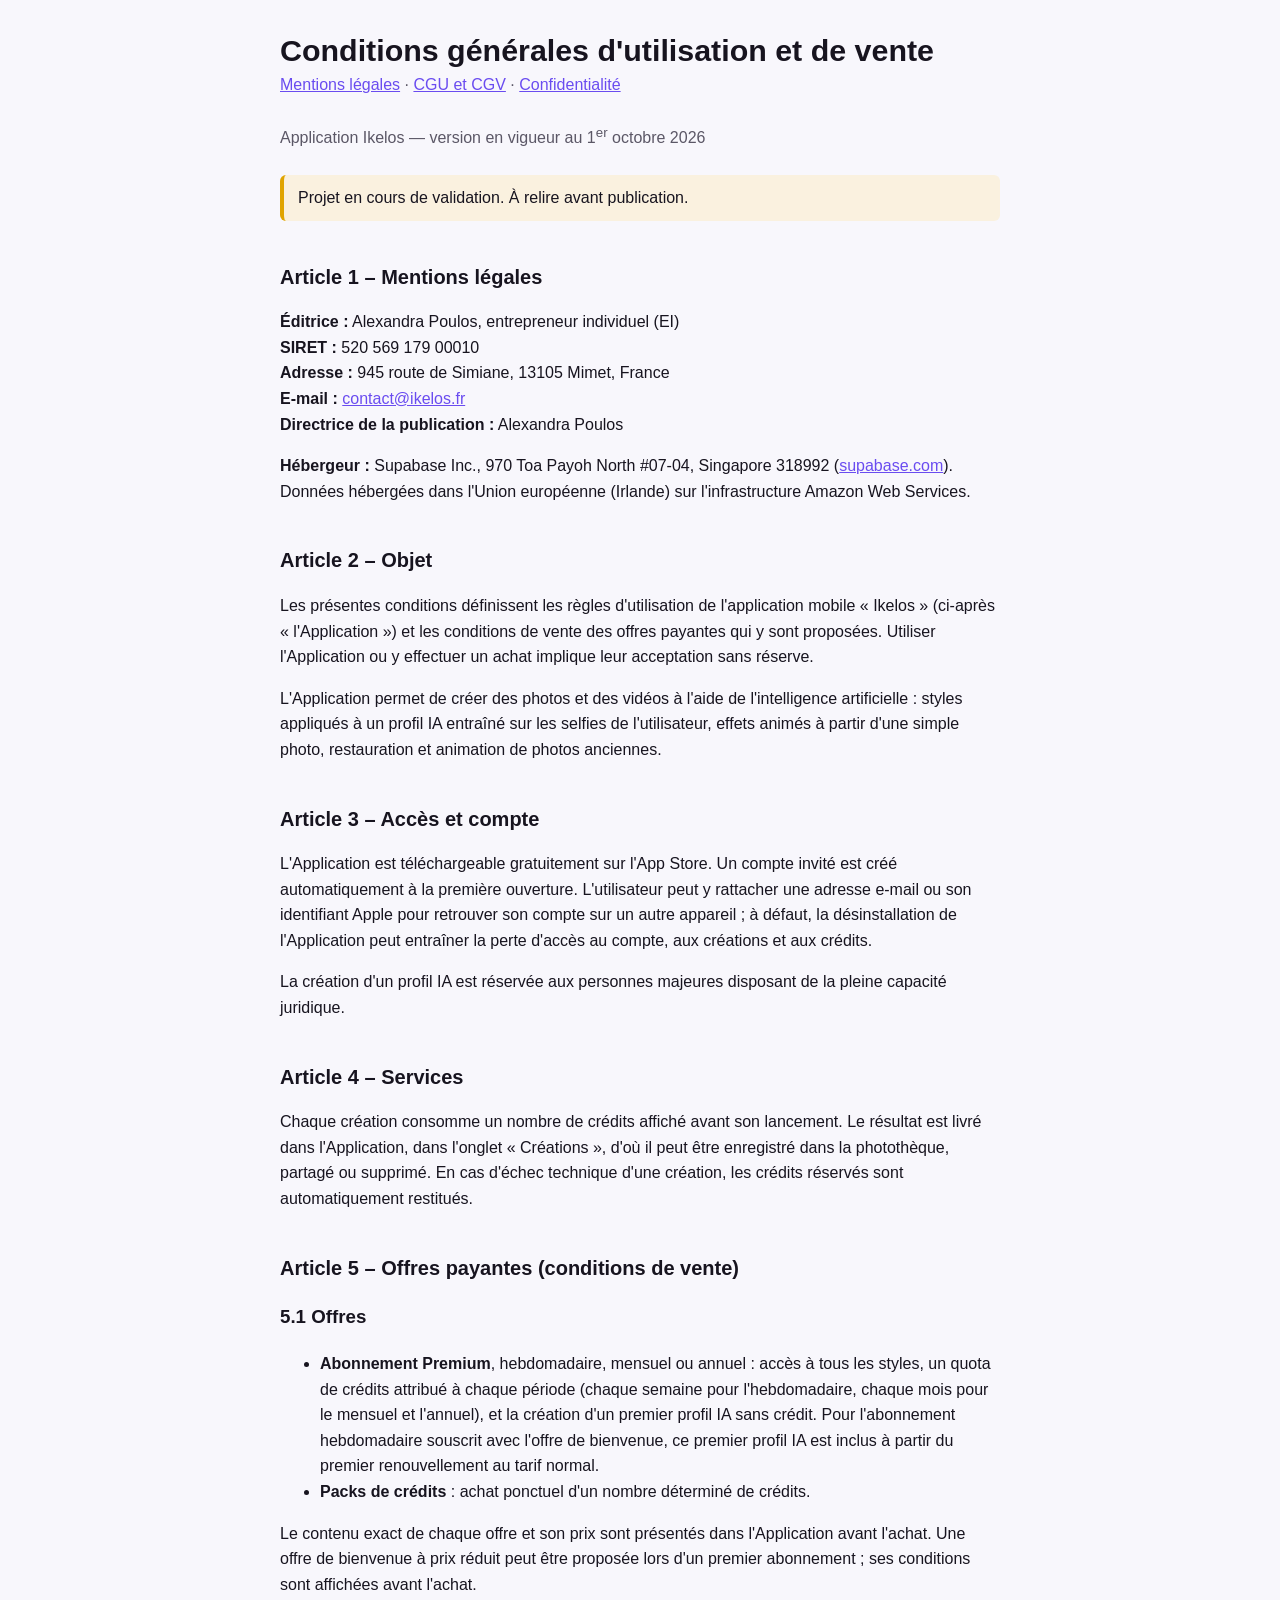
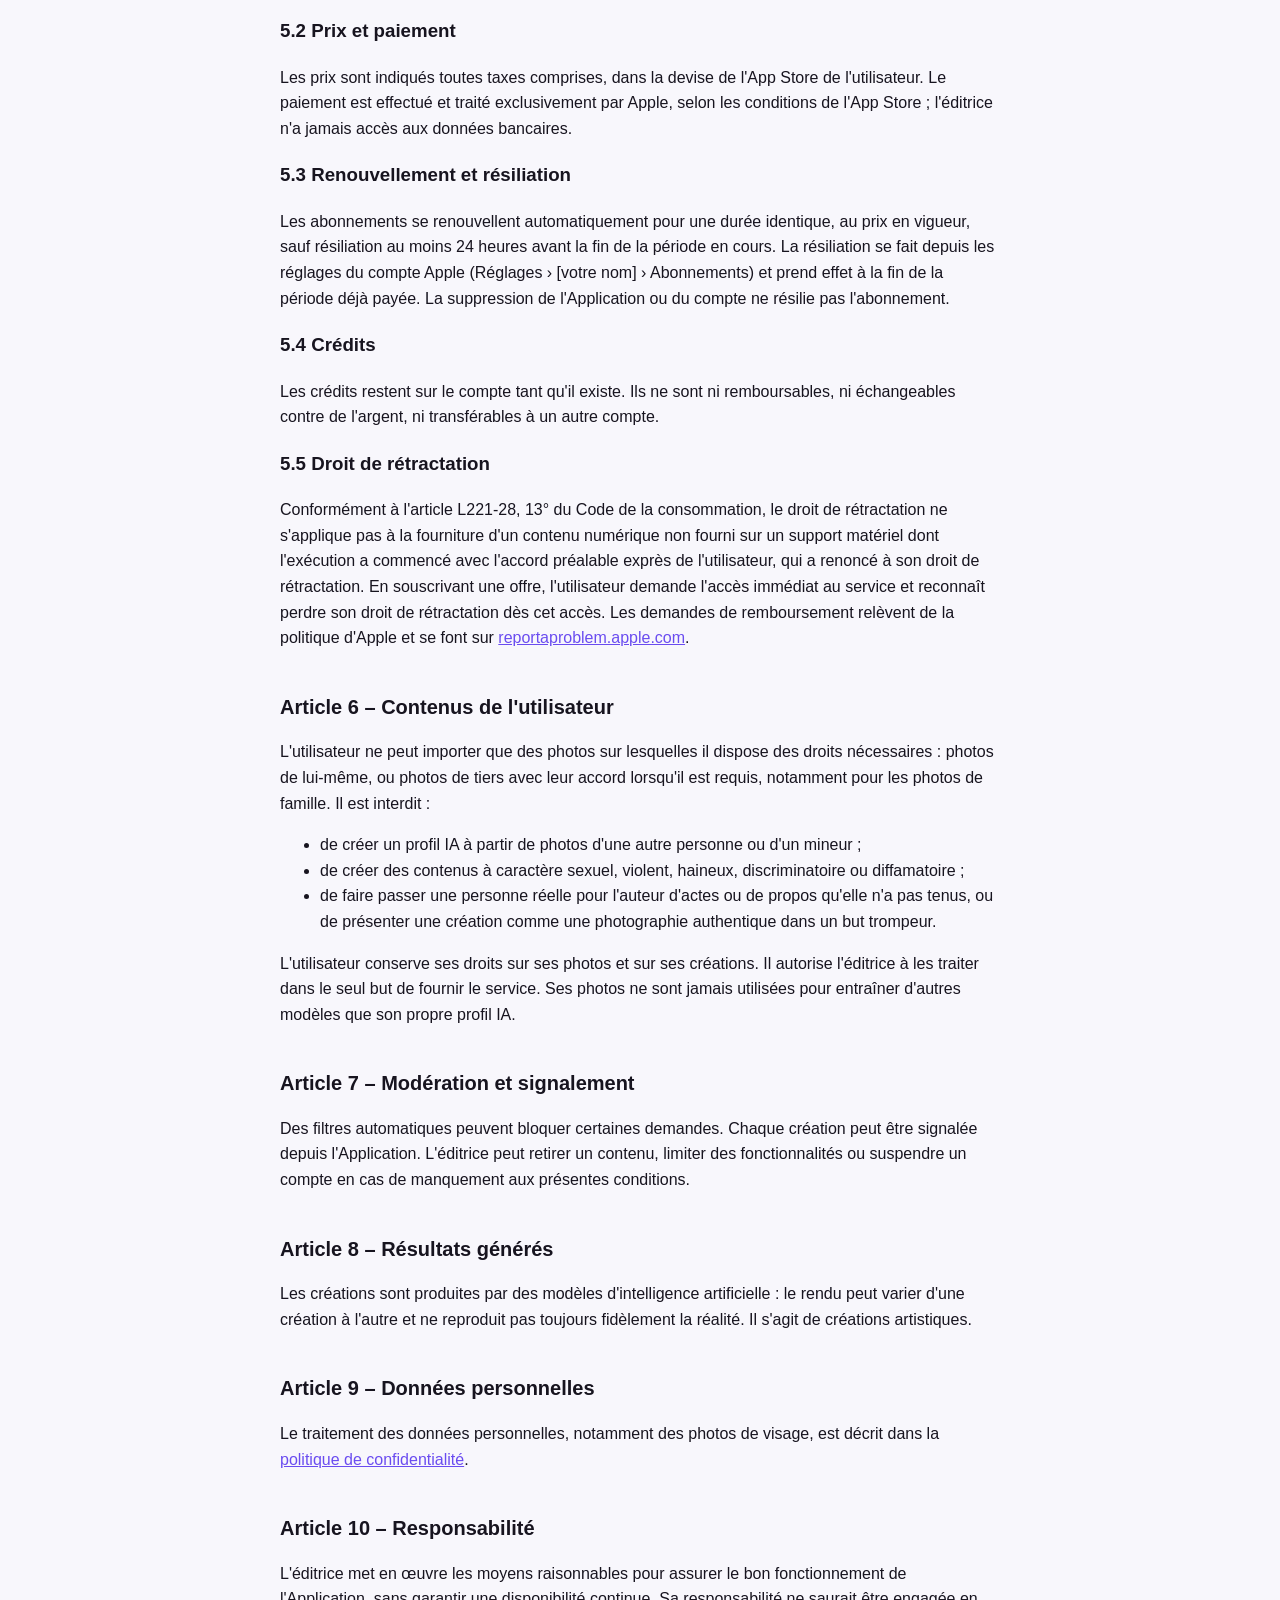
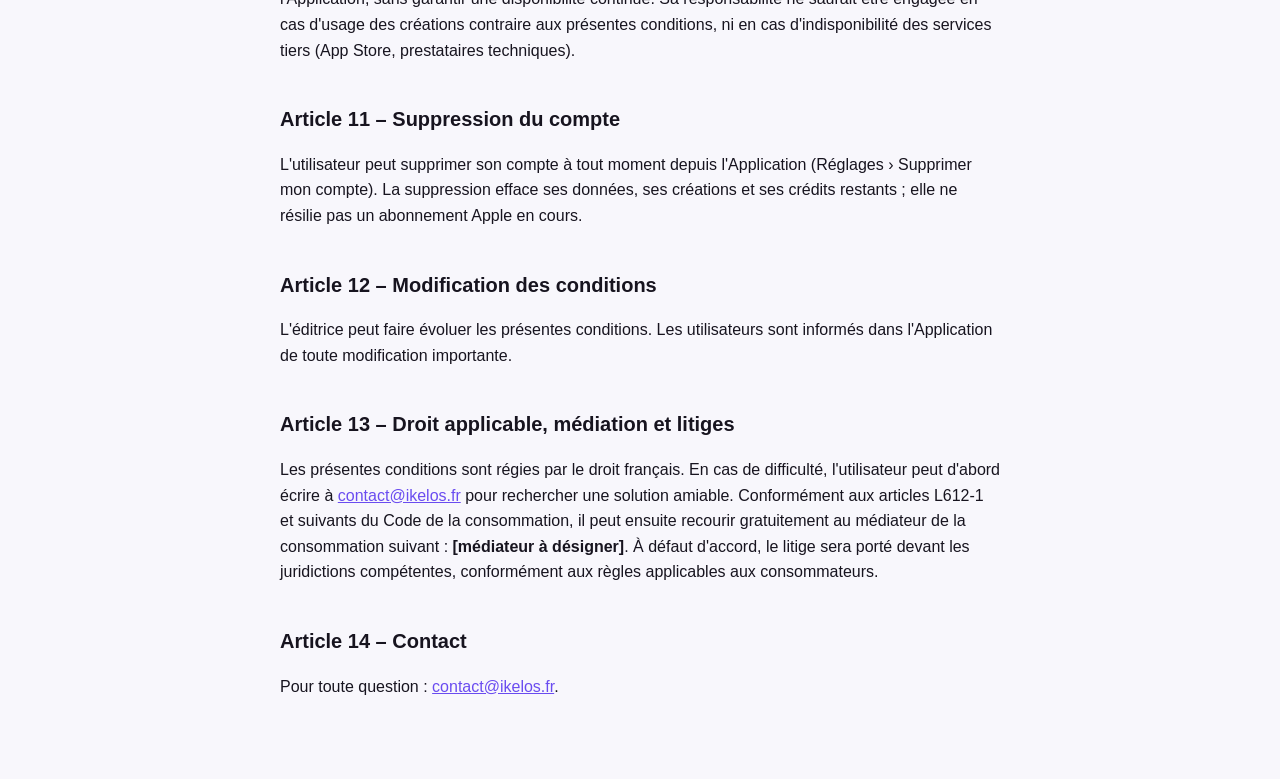
<file: cgu/index.html>
<!doctype html>
<html lang="fr"><head><meta charset="utf-8"><meta name="viewport" content="width=device-width,initial-scale=1">
<title>Ikelos — CGU et CGV</title><link rel="stylesheet" href="/style.css"></head>
<body><main>
<h1>Conditions générales d'utilisation et de vente</h1>
<p class="meta"><a href="/mentions-legales/">Mentions légales</a> · <a href="/cgu/">CGU et CGV</a> · <a href="/confidentialite/">Confidentialité</a></p>
<p class="meta">Application Ikelos — version en vigueur au 1<sup>er</sup> octobre 2026</p>
<p class="draft">Projet en cours de validation. À relire avant publication.</p>

<h2>Article 1 – Mentions légales</h2>
<p><strong>Éditrice :</strong> Alexandra Poulos, entrepreneur individuel (EI)<br>
<strong>SIRET :</strong> 520 569 179 00010<br>
<strong>Adresse :</strong> 945 route de Simiane, 13105 Mimet, France<br>
<strong>E-mail :</strong> <a href="mailto:contact@ikelos.fr">contact@ikelos.fr</a><br>
<strong>Directrice de la publication :</strong> Alexandra Poulos</p>
<p><strong>Hébergeur :</strong> Supabase Inc., 970 Toa Payoh North #07-04, Singapore 318992 (<a href="https://supabase.com">supabase.com</a>). Données hébergées dans l'Union européenne (Irlande) sur l'infrastructure Amazon Web Services.</p>

<h2>Article 2 – Objet</h2>
<p>Les présentes conditions définissent les règles d'utilisation de l'application mobile « Ikelos » (ci-après « l'Application ») et les conditions de vente des offres payantes qui y sont proposées. Utiliser l'Application ou y effectuer un achat implique leur acceptation sans réserve.</p>
<p>L'Application permet de créer des photos et des vidéos à l'aide de l'intelligence artificielle : styles appliqués à un profil IA entraîné sur les selfies de l'utilisateur, effets animés à partir d'une simple photo, restauration et animation de photos anciennes.</p>

<h2>Article 3 – Accès et compte</h2>
<p>L'Application est téléchargeable gratuitement sur l'App Store. Un compte invité est créé automatiquement à la première ouverture. L'utilisateur peut y rattacher une adresse e-mail ou son identifiant Apple pour retrouver son compte sur un autre appareil ; à défaut, la désinstallation de l'Application peut entraîner la perte d'accès au compte, aux créations et aux crédits.</p>
<p>La création d'un profil IA est réservée aux personnes majeures disposant de la pleine capacité juridique.</p>

<h2>Article 4 – Services</h2>
<p>Chaque création consomme un nombre de crédits affiché avant son lancement. Le résultat est livré dans l'Application, dans l'onglet « Créations », d'où il peut être enregistré dans la photothèque, partagé ou supprimé. En cas d'échec technique d'une création, les crédits réservés sont automatiquement restitués.</p>

<h2>Article 5 – Offres payantes (conditions de vente)</h2>
<h3>5.1 Offres</h3>
<ul>
<li><strong>Abonnement Premium</strong>, hebdomadaire, mensuel ou annuel : accès à tous les styles, un quota de crédits attribué à chaque période (chaque semaine pour l'hebdomadaire, chaque mois pour le mensuel et l'annuel), et la création d'un premier profil IA sans crédit. Pour l'abonnement hebdomadaire souscrit avec l'offre de bienvenue, ce premier profil IA est inclus à partir du premier renouvellement au tarif normal.</li>
<li><strong>Packs de crédits</strong> : achat ponctuel d'un nombre déterminé de crédits.</li>
</ul>
<p>Le contenu exact de chaque offre et son prix sont présentés dans l'Application avant l'achat. Une offre de bienvenue à prix réduit peut être proposée lors d'un premier abonnement ; ses conditions sont affichées avant l'achat.</p>
<h3>5.2 Prix et paiement</h3>
<p>Les prix sont indiqués toutes taxes comprises, dans la devise de l'App Store de l'utilisateur. Le paiement est effectué et traité exclusivement par Apple, selon les conditions de l'App Store ; l'éditrice n'a jamais accès aux données bancaires.</p>
<h3>5.3 Renouvellement et résiliation</h3>
<p>Les abonnements se renouvellent automatiquement pour une durée identique, au prix en vigueur, sauf résiliation au moins 24 heures avant la fin de la période en cours. La résiliation se fait depuis les réglages du compte Apple (Réglages › [votre nom] › Abonnements) et prend effet à la fin de la période déjà payée. La suppression de l'Application ou du compte ne résilie pas l'abonnement.</p>
<h3>5.4 Crédits</h3>
<p>Les crédits restent sur le compte tant qu'il existe. Ils ne sont ni remboursables, ni échangeables contre de l'argent, ni transférables à un autre compte.</p>
<h3>5.5 Droit de rétractation</h3>
<p>Conformément à l'article L221-28, 13° du Code de la consommation, le droit de rétractation ne s'applique pas à la fourniture d'un contenu numérique non fourni sur un support matériel dont l'exécution a commencé avec l'accord préalable exprès de l'utilisateur, qui a renoncé à son droit de rétractation. En souscrivant une offre, l'utilisateur demande l'accès immédiat au service et reconnaît perdre son droit de rétractation dès cet accès. Les demandes de remboursement relèvent de la politique d'Apple et se font sur <a href="https://reportaproblem.apple.com">reportaproblem.apple.com</a>.</p>

<h2>Article 6 – Contenus de l'utilisateur</h2>
<p>L'utilisateur ne peut importer que des photos sur lesquelles il dispose des droits nécessaires : photos de lui-même, ou photos de tiers avec leur accord lorsqu'il est requis, notamment pour les photos de famille. Il est interdit :</p>
<ul>
<li>de créer un profil IA à partir de photos d'une autre personne ou d'un mineur ;</li>
<li>de créer des contenus à caractère sexuel, violent, haineux, discriminatoire ou diffamatoire ;</li>
<li>de faire passer une personne réelle pour l'auteur d'actes ou de propos qu'elle n'a pas tenus, ou de présenter une création comme une photographie authentique dans un but trompeur.</li>
</ul>
<p>L'utilisateur conserve ses droits sur ses photos et sur ses créations. Il autorise l'éditrice à les traiter dans le seul but de fournir le service. Ses photos ne sont jamais utilisées pour entraîner d'autres modèles que son propre profil IA.</p>

<h2>Article 7 – Modération et signalement</h2>
<p>Des filtres automatiques peuvent bloquer certaines demandes. Chaque création peut être signalée depuis l'Application. L'éditrice peut retirer un contenu, limiter des fonctionnalités ou suspendre un compte en cas de manquement aux présentes conditions.</p>

<h2>Article 8 – Résultats générés</h2>
<p>Les créations sont produites par des modèles d'intelligence artificielle : le rendu peut varier d'une création à l'autre et ne reproduit pas toujours fidèlement la réalité. Il s'agit de créations artistiques.</p>

<h2>Article 9 – Données personnelles</h2>
<p>Le traitement des données personnelles, notamment des photos de visage, est décrit dans la <a href="/confidentialite/">politique de confidentialité</a>.</p>

<h2>Article 10 – Responsabilité</h2>
<p>L'éditrice met en œuvre les moyens raisonnables pour assurer le bon fonctionnement de l'Application, sans garantir une disponibilité continue. Sa responsabilité ne saurait être engagée en cas d'usage des créations contraire aux présentes conditions, ni en cas d'indisponibilité des services tiers (App Store, prestataires techniques).</p>

<h2>Article 11 – Suppression du compte</h2>
<p>L'utilisateur peut supprimer son compte à tout moment depuis l'Application (Réglages › Supprimer mon compte). La suppression efface ses données, ses créations et ses crédits restants ; elle ne résilie pas un abonnement Apple en cours.</p>

<h2>Article 12 – Modification des conditions</h2>
<p>L'éditrice peut faire évoluer les présentes conditions. Les utilisateurs sont informés dans l'Application de toute modification importante.</p>

<h2>Article 13 – Droit applicable, médiation et litiges</h2>
<p>Les présentes conditions sont régies par le droit français. En cas de difficulté, l'utilisateur peut d'abord écrire à <a href="mailto:contact@ikelos.fr">contact@ikelos.fr</a> pour rechercher une solution amiable. Conformément aux articles L612-1 et suivants du Code de la consommation, il peut ensuite recourir gratuitement au médiateur de la consommation suivant : <strong>[médiateur à désigner]</strong>. À défaut d'accord, le litige sera porté devant les juridictions compétentes, conformément aux règles applicables aux consommateurs.</p>

<h2>Article 14 – Contact</h2>
<p>Pour toute question : <a href="mailto:contact@ikelos.fr">contact@ikelos.fr</a>.</p>
</main></body></html>
</file>
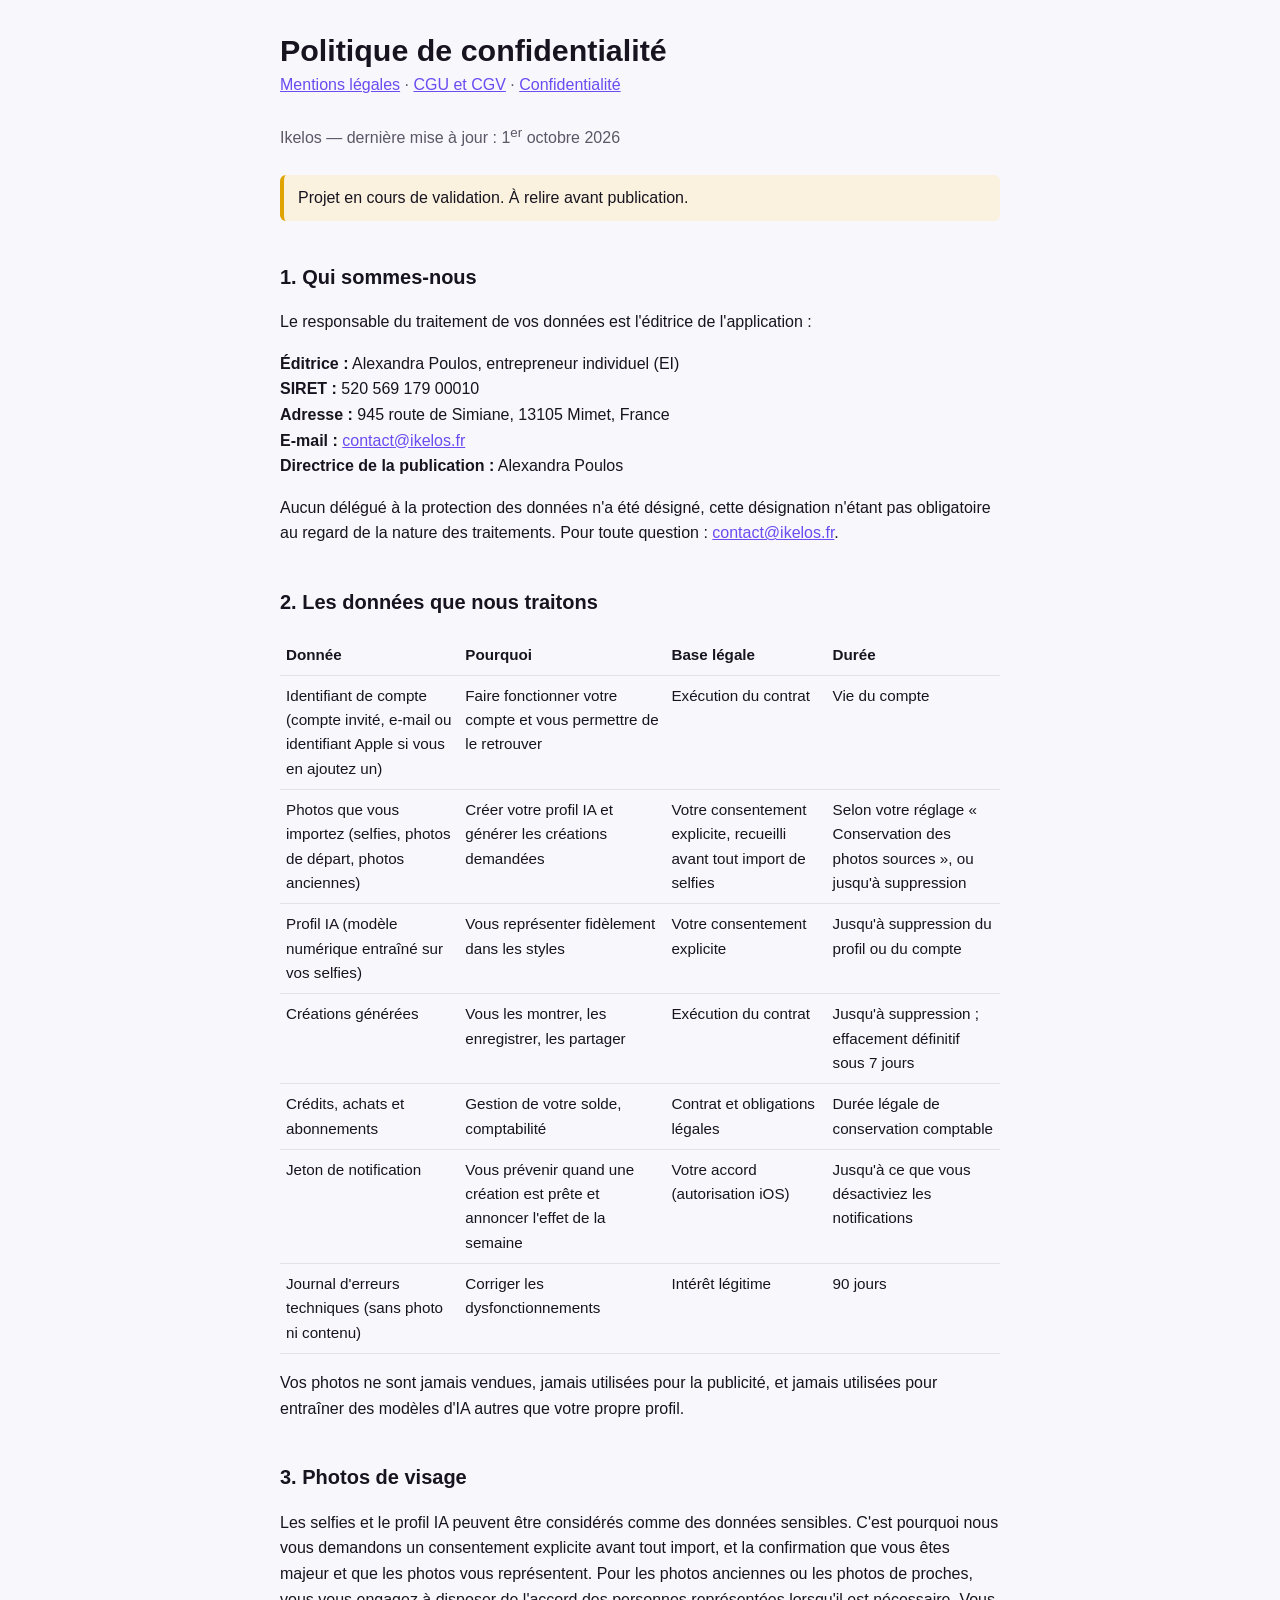
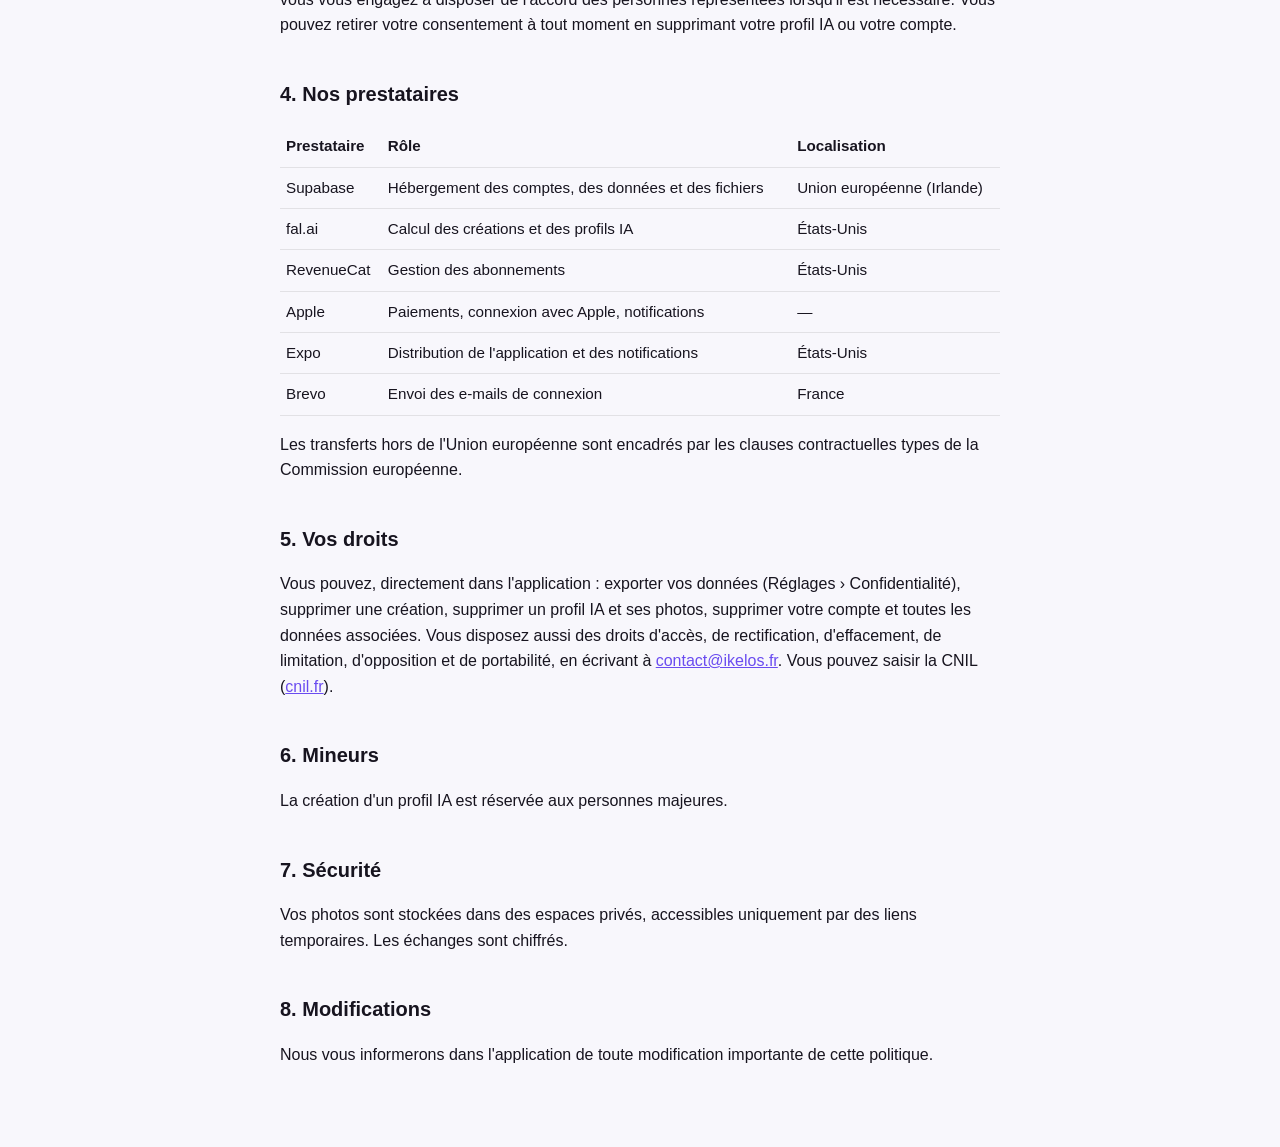
<file: confidentialite/index.html>
<!doctype html>
<html lang="fr"><head><meta charset="utf-8"><meta name="viewport" content="width=device-width,initial-scale=1">
<title>Ikelos — Politique de confidentialité</title><link rel="stylesheet" href="/style.css"></head>
<body><main>
<h1>Politique de confidentialité</h1>
<p class="meta"><a href="/mentions-legales/">Mentions légales</a> · <a href="/cgu/">CGU et CGV</a> · <a href="/confidentialite/">Confidentialité</a></p>
<p class="meta">Ikelos — dernière mise à jour : 1<sup>er</sup> octobre 2026</p>
<p class="draft">Projet en cours de validation. À relire avant publication.</p>

<h2>1. Qui sommes-nous</h2>
<p>Le responsable du traitement de vos données est l'éditrice de l'application :</p>
<p><strong>Éditrice :</strong> Alexandra Poulos, entrepreneur individuel (EI)<br>
<strong>SIRET :</strong> 520 569 179 00010<br>
<strong>Adresse :</strong> 945 route de Simiane, 13105 Mimet, France<br>
<strong>E-mail :</strong> <a href="mailto:contact@ikelos.fr">contact@ikelos.fr</a><br>
<strong>Directrice de la publication :</strong> Alexandra Poulos</p>
<p>Aucun délégué à la protection des données n'a été désigné, cette désignation n'étant pas obligatoire au regard de la nature des traitements. Pour toute question : <a href="mailto:contact@ikelos.fr">contact@ikelos.fr</a>.</p>

<h2>2. Les données que nous traitons</h2>
<table>
<tr><th>Donnée</th><th>Pourquoi</th><th>Base légale</th><th>Durée</th></tr>
<tr><td>Identifiant de compte (compte invité, e-mail ou identifiant Apple si vous en ajoutez un)</td><td>Faire fonctionner votre compte et vous permettre de le retrouver</td><td>Exécution du contrat</td><td>Vie du compte</td></tr>
<tr><td>Photos que vous importez (selfies, photos de départ, photos anciennes)</td><td>Créer votre profil IA et générer les créations demandées</td><td>Votre consentement explicite, recueilli avant tout import de selfies</td><td>Selon votre réglage « Conservation des photos sources », ou jusqu'à suppression</td></tr>
<tr><td>Profil IA (modèle numérique entraîné sur vos selfies)</td><td>Vous représenter fidèlement dans les styles</td><td>Votre consentement explicite</td><td>Jusqu'à suppression du profil ou du compte</td></tr>
<tr><td>Créations générées</td><td>Vous les montrer, les enregistrer, les partager</td><td>Exécution du contrat</td><td>Jusqu'à suppression ; effacement définitif sous 7 jours</td></tr>
<tr><td>Crédits, achats et abonnements</td><td>Gestion de votre solde, comptabilité</td><td>Contrat et obligations légales</td><td>Durée légale de conservation comptable</td></tr>
<tr><td>Jeton de notification</td><td>Vous prévenir quand une création est prête et annoncer l'effet de la semaine</td><td>Votre accord (autorisation iOS)</td><td>Jusqu'à ce que vous désactiviez les notifications</td></tr>
<tr><td>Journal d'erreurs techniques (sans photo ni contenu)</td><td>Corriger les dysfonctionnements</td><td>Intérêt légitime</td><td>90 jours</td></tr>
</table>
<p>Vos photos ne sont jamais vendues, jamais utilisées pour la publicité, et jamais utilisées pour entraîner des modèles d'IA autres que votre propre profil.</p>

<h2>3. Photos de visage</h2>
<p>Les selfies et le profil IA peuvent être considérés comme des données sensibles. C'est pourquoi nous vous demandons un consentement explicite avant tout import, et la confirmation que vous êtes majeur et que les photos vous représentent. Pour les photos anciennes ou les photos de proches, vous vous engagez à disposer de l'accord des personnes représentées lorsqu'il est nécessaire. Vous pouvez retirer votre consentement à tout moment en supprimant votre profil IA ou votre compte.</p>

<h2>4. Nos prestataires</h2>
<table>
<tr><th>Prestataire</th><th>Rôle</th><th>Localisation</th></tr>
<tr><td>Supabase</td><td>Hébergement des comptes, des données et des fichiers</td><td>Union européenne (Irlande)</td></tr>
<tr><td>fal.ai</td><td>Calcul des créations et des profils IA</td><td>États-Unis</td></tr>
<tr><td>RevenueCat</td><td>Gestion des abonnements</td><td>États-Unis</td></tr>
<tr><td>Apple</td><td>Paiements, connexion avec Apple, notifications</td><td>—</td></tr>
<tr><td>Expo</td><td>Distribution de l'application et des notifications</td><td>États-Unis</td></tr>
<tr><td>Brevo</td><td>Envoi des e-mails de connexion</td><td>France</td></tr>
</table>
<p>Les transferts hors de l'Union européenne sont encadrés par les clauses contractuelles types de la Commission européenne.</p>

<h2>5. Vos droits</h2>
<p>Vous pouvez, directement dans l'application : exporter vos données (Réglages › Confidentialité), supprimer une création, supprimer un profil IA et ses photos, supprimer votre compte et toutes les données associées. Vous disposez aussi des droits d'accès, de rectification, d'effacement, de limitation, d'opposition et de portabilité, en écrivant à <a href="mailto:contact@ikelos.fr">contact@ikelos.fr</a>. Vous pouvez saisir la CNIL (<a href="https://www.cnil.fr">cnil.fr</a>).</p>

<h2>6. Mineurs</h2>
<p>La création d'un profil IA est réservée aux personnes majeures.</p>

<h2>7. Sécurité</h2>
<p>Vos photos sont stockées dans des espaces privés, accessibles uniquement par des liens temporaires. Les échanges sont chiffrés.</p>

<h2>8. Modifications</h2>
<p>Nous vous informerons dans l'application de toute modification importante de cette politique.</p>
</main></body></html>
</file>
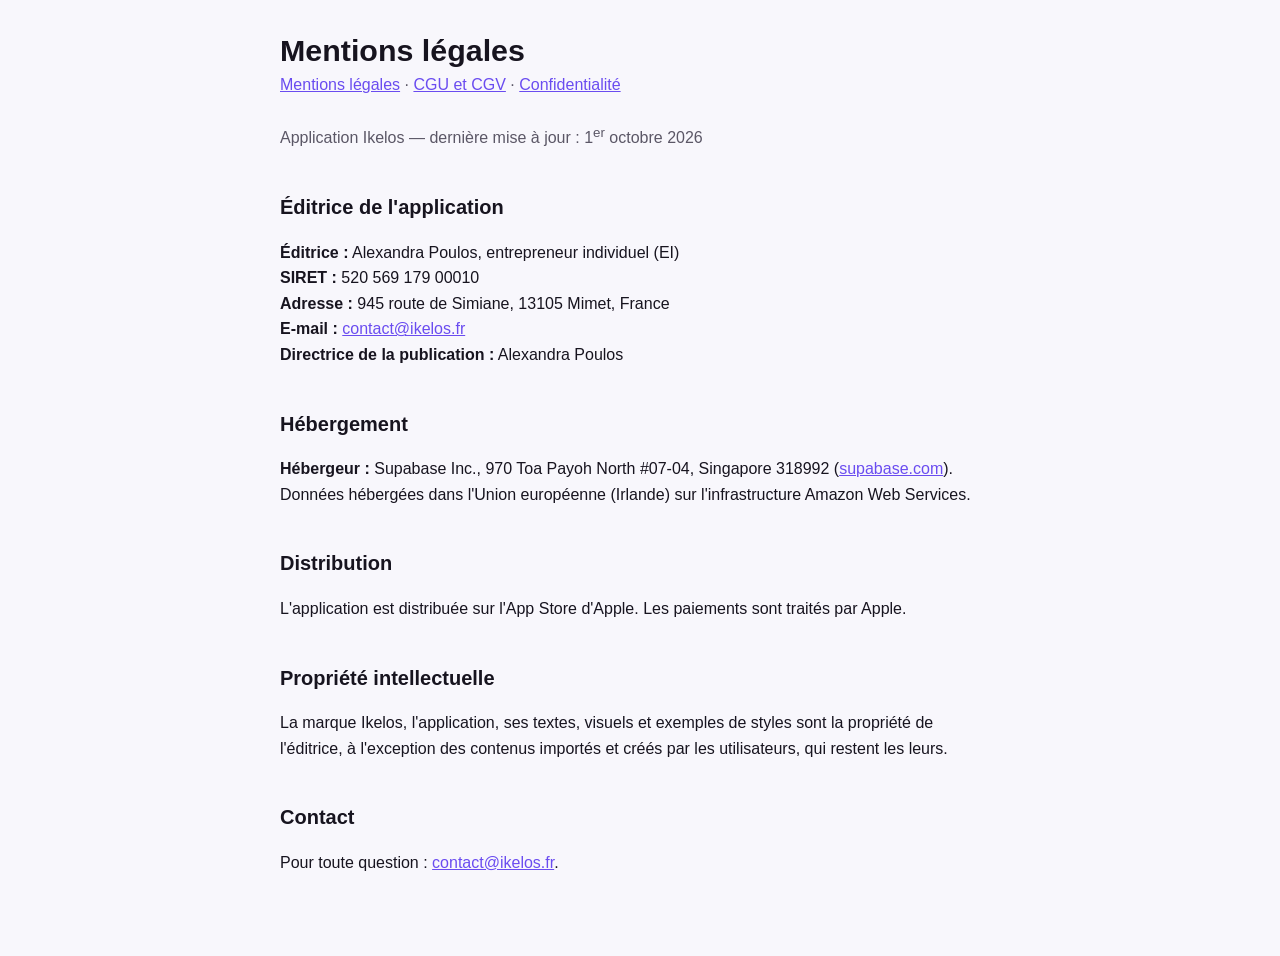
<file: mentions-legales/index.html>
<!doctype html>
<html lang="fr"><head><meta charset="utf-8"><meta name="viewport" content="width=device-width,initial-scale=1">
<title>Ikelos — Mentions légales</title><link rel="stylesheet" href="/style.css"></head>
<body><main>
<h1>Mentions légales</h1>
<p class="meta"><a href="/mentions-legales/">Mentions légales</a> · <a href="/cgu/">CGU et CGV</a> · <a href="/confidentialite/">Confidentialité</a></p>
<p class="meta">Application Ikelos — dernière mise à jour : 1<sup>er</sup> octobre 2026</p>
<h2>Éditrice de l'application</h2>
<p><strong>Éditrice :</strong> Alexandra Poulos, entrepreneur individuel (EI)<br>
<strong>SIRET :</strong> 520 569 179 00010<br>
<strong>Adresse :</strong> 945 route de Simiane, 13105 Mimet, France<br>
<strong>E-mail :</strong> <a href="mailto:contact@ikelos.fr">contact@ikelos.fr</a><br>
<strong>Directrice de la publication :</strong> Alexandra Poulos</p>
<h2>Hébergement</h2>
<p><strong>Hébergeur :</strong> Supabase Inc., 970 Toa Payoh North #07-04, Singapore 318992 (<a href="https://supabase.com">supabase.com</a>). Données hébergées dans l'Union européenne (Irlande) sur l'infrastructure Amazon Web Services.</p>
<h2>Distribution</h2>
<p>L'application est distribuée sur l'App Store d'Apple. Les paiements sont traités par Apple.</p>
<h2>Propriété intellectuelle</h2>
<p>La marque Ikelos, l'application, ses textes, visuels et exemples de styles sont la propriété de l'éditrice, à l'exception des contenus importés et créés par les utilisateurs, qui restent les leurs.</p>
<h2>Contact</h2>
<p>Pour toute question : <a href="mailto:contact@ikelos.fr">contact@ikelos.fr</a>.</p>
</main></body></html>
</file>
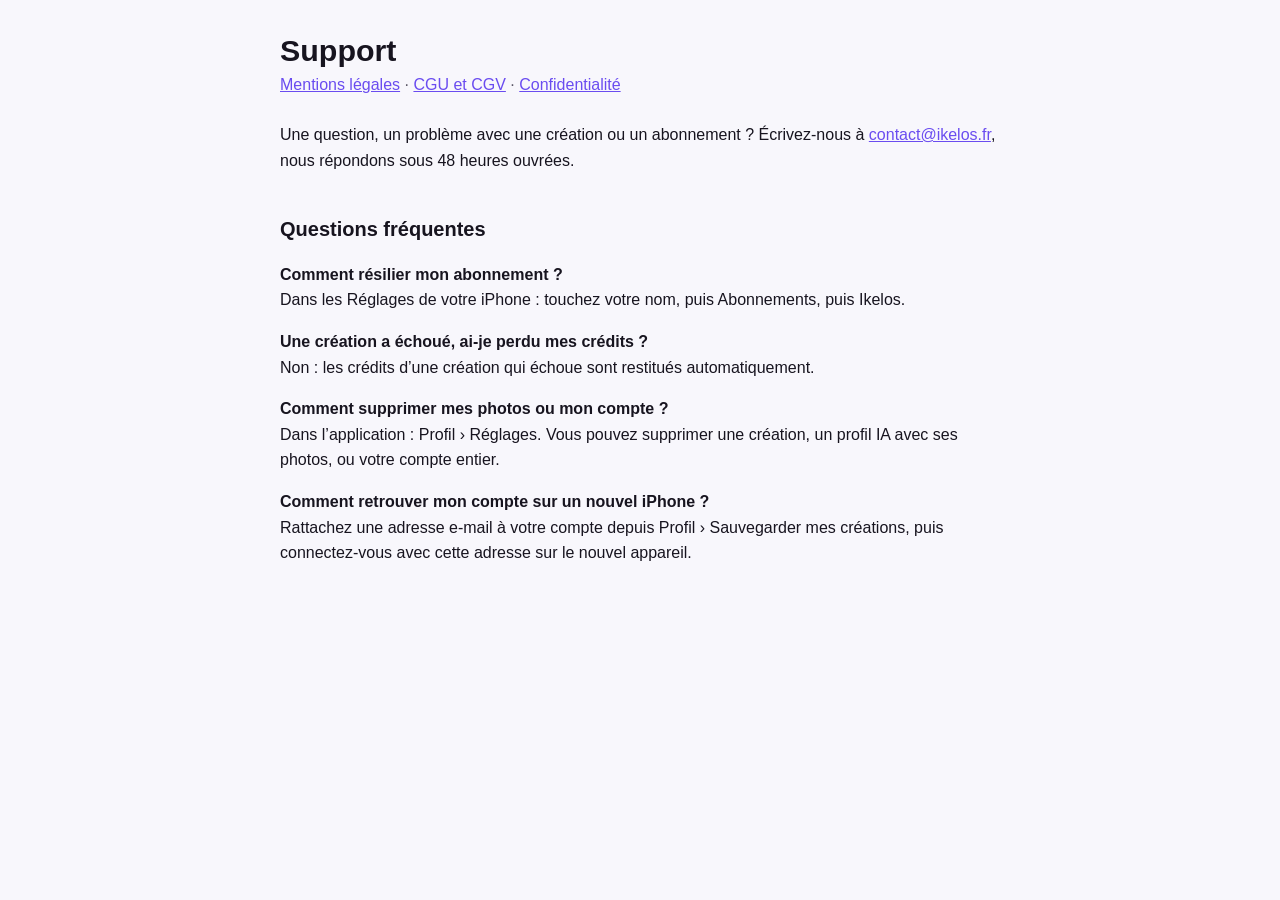
<file: support/index.html>
<!doctype html>
<html lang="fr"><head><meta charset="utf-8"><meta name="viewport" content="width=device-width,initial-scale=1">
<title>Ikelos — Support</title><link rel="stylesheet" href="/style.css"></head>
<body><main>
<h1>Support</h1>
<p class="meta"><a href="/mentions-legales/">Mentions légales</a> · <a href="/cgu/">CGU et CGV</a> · <a href="/confidentialite/">Confidentialité</a></p>
<p>Une question, un problème avec une création ou un abonnement ? Écrivez-nous à <a href="mailto:contact@ikelos.fr">contact@ikelos.fr</a>, nous répondons sous 48 heures ouvrées.</p>
<h2>Questions fréquentes</h2>
<p><strong>Comment résilier mon abonnement ?</strong><br>Dans les Réglages de votre iPhone : touchez votre nom, puis Abonnements, puis Ikelos.</p>
<p><strong>Une création a échoué, ai-je perdu mes crédits ?</strong><br>Non : les crédits d’une création qui échoue sont restitués automatiquement.</p>
<p><strong>Comment supprimer mes photos ou mon compte ?</strong><br>Dans l’application : Profil › Réglages. Vous pouvez supprimer une création, un profil IA avec ses photos, ou votre compte entier.</p>
<p><strong>Comment retrouver mon compte sur un nouvel iPhone ?</strong><br>Rattachez une adresse e-mail à votre compte depuis Profil › Sauvegarder mes créations, puis connectez-vous avec cette adresse sur le nouvel appareil.</p>
</main></body></html>
</file>
<file: style.css>
:root{--bg:#f8f7fc;--text:#17141f;--muted:#5b5766;--accent:#6a4cf0}
@media (prefers-color-scheme:dark){:root{--bg:#0e0b14;--text:#f2effa;--muted:#a9a3b8;--accent:#a493ff}}
body{margin:0;background:var(--bg);color:var(--text);font:16px/1.6 -apple-system,BlinkMacSystemFont,"Segoe UI",Roboto,sans-serif}
main{max-width:720px;margin:0 auto;padding:32px 20px 64px}
h1{font-size:1.9em;line-height:1.2;margin:0 0 4px}h2{margin-top:2em;font-size:1.25em}
.meta{color:var(--muted);margin:0 0 24px}a{color:var(--accent)}
table{border-collapse:collapse;width:100%;font-size:.95em}td,th{border-bottom:1px solid #8883;padding:8px 6px;text-align:left;vertical-align:top}
.draft{background:#ffd76a33;border-left:4px solid #e0a400;padding:10px 14px;border-radius:6px}

.hero{padding:48px 0 8px}.hero h1{font-size:2.4em}.lead{font-size:1.15em;color:var(--muted)}
.cta{display:inline-block;margin-top:16px;padding:12px 22px;border-radius:999px;background:var(--accent);color:#fff;text-decoration:none;font-weight:600}
.features{display:grid;gap:14px;margin-top:28px}.features div{padding:16px;border-radius:14px;background:#8881}
footer{margin-top:48px;color:var(--muted);font-size:.9em}
</file>
